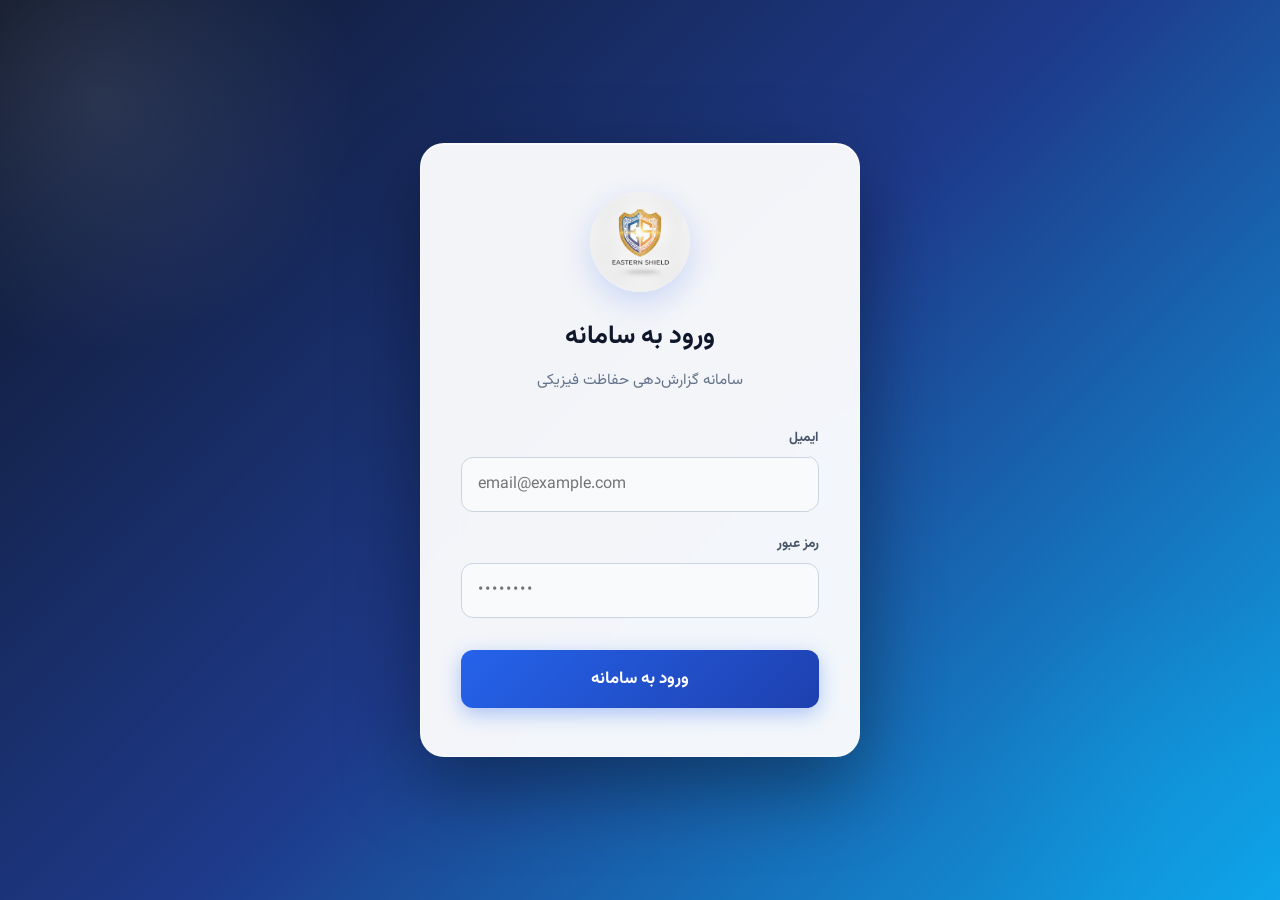
<file: index.html>
<!DOCTYPE html>
<html lang="fa" dir="rtl">
<head>
  <meta charset="UTF-8" />
  <meta name="viewport" content="width=device-width, initial-scale=1.0" />
  <title>سامانه گزارش‌دهی حفاظت فیزیکی</title>
  <link rel="stylesheet" href="css/fonts.css?v=1030" />
  <link rel="stylesheet" href="css/jalalidatepicker.min.css?v=1030" />
  <link rel="stylesheet" href="css/styles.css?v=1030" />
</head>
<body>
  <div class="bg-decoration"></div>

  
  <!-- صفحه ورود -->
  <div id="loginOverlay" class="login-overlay">
    <div class="login-box">
      <div class="login-logo" style="background: transparent; box-shadow: none; width: 100px; height: 100px;">
        <img src="img/app-logo.png" alt="لوگو" style="width: 100%; height: 100%; object-fit: contain; border-radius: 50%; box-shadow: 0 10px 30px rgba(37, 99, 235, 0.2);">
      </div>
      <h1>ورود به سامانه</h1>
      <p>سامانه گزارش‌دهی حفاظت فیزیکی</p>
      <form id="loginForm">
        <div class="field">
          <label for="loginEmail">ایمیل</label>
          <input type="email" id="loginEmail" placeholder="email@example.com" required />
        </div>
        <div class="field">
          <label for="loginPassword">رمز عبور</label>
          <input type="password" id="loginPassword" placeholder="••••••••" required />
        </div>
        <button type="submit" class="btn btn-primary" id="loginBtn">ورود به سامانه</button>
        <p id="loginError" class="login-error"></p>
      </form>
    </div>
  </div>


  <main class="app-container">
    <header class="app-header">
      <div class="header-branding">
        <div class="logo" style="background: transparent; box-shadow: none;">
          <img src="img/app-logo.png" alt="لوگو" style="width: 100%; height: 100%; object-fit: contain; border-radius: 50%;">
        </div>
        <div class="header-text">
          <h1>سامانه گزارش‌دهی حفاظت فیزیکی</h1>
          <p>ثبت گزارش گشت شبانه و موارد نیازمند پیگیری</p>
        </div>
      </div>

      <!-- منوی آواتار کاربر (گوشه بالا سمت چپ) -->
      <div id="userMenuContainer" class="user-menu-container hidden">
        <button type="button" id="userMenuBtn" class="avatar-btn" title="پروفایل کاربر">
          <svg viewBox="0 0 24 24" fill="none" stroke="currentColor" stroke-width="2">
            <path d="M20 21v-2a4 4 0 0 0-4-4H8a4 4 0 0 0-4 4v2"></path>
            <circle cx="12" cy="7" r="4"></circle>
          </svg>
        </button>
        
        <div id="userDropdown" class="user-dropdown hidden">
          <div class="dropdown-header">
            <span id="userEmail">email@example.com</span>
          </div>
          <a href="dashboard.html" id="goToDashboardBtn" class="dropdown-link hidden" style="display: block; padding: 12px 16px; text-decoration: none; color: var(--primary); font-weight: bold; font-size: 0.9rem; border-bottom: 1px solid var(--border);">📊 داشبورد مدیریتی</a>
          <button type="button" id="logoutBtn" class="dropdown-logout" title="خروج از حساب">
            <svg viewBox="0 0 24 24" fill="none" stroke="currentColor" stroke-width="2" style="width:20px;height:20px;"><path d="M18.36 6.64a9 9 0 1 1-12.73 0"></path><line x1="12" y1="2" x2="12" y2="12"></line></svg>
          </button>
        </div>
      </div>
    </header>

    <form id="guardForm" class="report-form" novalidate>

      <section class="form-section" id="typeSelectorSection">
        <div class="section-title">
          <span class="step-badge">۱</span>
          <h2>نوع گزارش</h2>
        </div>
        <div class="type-selector">
          <label class="type-card">
            <input type="radio" name="reportType" value="patrol" />
            <span class="type-card-content"><span class="type-icon">🛡</span><span class="type-title">گشت شبانه</span></span>
          </label>
          <label class="type-card">
            <input type="radio" name="reportType" value="illness" />
            <span class="type-card-content"><span class="type-icon">🏥</span><span class="type-title">گزارش بیماری</span></span>
          </label>
          <label class="type-card">
            <input type="radio" name="reportType" value="fire" />
            <span class="type-card-content"><span class="type-icon">🔥</span><span class="type-title">گزارش حریق</span></span>
          </label>
          <label class="type-card">
            <input type="radio" name="reportType" value="mission" />
            <span class="type-card-content"><span class="type-icon">🚔</span><span class="type-title">مأموریت</span></span>
          </label>
          <label class="type-card">
            <input type="radio" name="reportType" value="gathering" />
            <span class="type-card-content"><span class="type-icon">👥</span><span class="type-title">گزارش تجمع</span></span>
          </label>
          <label class="type-card">
            <input type="radio" name="reportType" value="incident" />
            <span class="type-card-content"><span class="type-icon">🚩</span><span class="type-title">گزارش موردی</span></span>
          </label>
          <label class="type-card">
            <input type="radio" name="reportType" value="theft" />
            <span class="type-card-content"><span class="type-icon">🚨</span><span class="type-title">گزارش سرقت</span></span>
          </label>
          <label class="type-card">
            <input type="radio" name="reportType" value="disciplinary" />
            <span class="type-card-content"><span class="type-icon">🚫</span><span class="type-title">تخلف انضباطی</span></span>
          </label>
          <label class="type-card">
            <input type="radio" name="reportType" value="ceremony" />
            <span class="type-card-content"><span class="type-icon">🎉</span><span class="type-title">مراسمات و برنامه‌ها</span></span>
          </label>
</div>
      </section>

      <section class="form-section hidden" id="commonInfoSection">
        <div class="section-title">
          <span class="step-badge">۲</span>
          <h2>اطلاعات مشترک گزارش</h2>
        </div>
        <div class="field-row">
          <div class="field">
            <label for="reportDate">تاریخ (شمسی)</label>
            <input type="text" id="reportDate" name="reportDate" data-jdp placeholder="۱۴۰۴/۰۸/۱۴" required />
          </div>
          <div class="field">
            <label for="reportTime">ساعت</label>
            <input type="time" id="reportTime" name="reportTime" required />
          </div>
        </div>
        <div class="field">
          <label for="reporterSearch">ثبت‌کننده گزارش</label>
          <div class="search-select">
            <input type="text" id="reporterSearch" class="search-input" placeholder="جستجوی نام ثبت‌کننده..." autocomplete="off" />
            <div id="reporterList" class="personnel-list hidden"></div>
            <input type="hidden" name="reporterId" id="reporterId" />
          </div>
          <div id="selectedReporter" class="selected-chips"></div>
        </div>
      </section>

      <section class="form-section hidden" id="illnessSection">
        <div class="section-title">
          <span class="step-badge">۳</span>
          <h2>اطلاعات گزارش بیماری</h2>
        </div>

        <div class="field-row">
          <div class="field">
            <label for="patientType">نوع بیمار</label>
            <select id="patientType" name="patientType">
              <option value="">— انتخاب کنید —</option>
              <option value="student">دانشجو</option>
              <option value="professor">استاد</option>
              <option value="employee">کارمند</option>
              <option value="other">سایر</option>
            </select>
          </div>
          <div class="field hidden" id="patientOtherReasonField">
            <label for="patientOtherReason">علت حضور در دانشگاه</label>
            <input type="text" id="patientOtherReason" name="patientOtherReason" />
          </div>
        </div>

        <div class="field-row">
          <div class="field">
            <label for="patientName">نام و نام خانوادگی بیمار</label>
            <input type="text" id="patientName" name="patientName" />
          </div>
          <div class="field">
            <label for="patientId">شماره دانشجویی/پرسنلی</label>
            <input type="text" id="patientId" name="patientId" />
          </div>
        </div>

        <div class="field">
          <label for="patientUnit">دانشکده / واحد / خوابگاه</label>
          <input type="text" id="patientUnit" name="patientUnit" />
        </div>

        <div class="field-row">
          <div class="field">
            <label for="illnessLocation">محل دقیق وقوع</label>
            <input type="text" id="illnessLocation" name="illnessLocation" placeholder="مثلاً خوابگاه ۱۲، اتاق ۳۰۵" />
          </div>
          <div class="field">
            <label for="visitReason">علت مراجعه</label>
            <select id="visitReason" name="visitReason">
              <option value="">— انتخاب کنید —</option>
              <option value="cardiac">قلبی</option>
              <option value="respiratory">تنفسی</option>
              <option value="digestive">گوارشی</option>
              <option value="headache">سردرد</option>
              <option value="injury">آسیب دیدگی</option>
              <option value="fever">تب</option>
              <option value="other">سایر</option>
            </select>
          </div>
        </div>

        <div class="field-row">
          <div class="field">
            <label for="companionName">نام همراه</label>
            <input type="text" id="companionName" name="companionName" />
          </div>
          <div class="field">
            <label for="companionId">شماره دانشجویی همراه</label>
            <input type="text" id="companionId" name="companionId" />
          </div>
        </div>

        <div class="field">
          <label for="companionPhone">شماره تماس همراه</label>
          <input type="text" id="companionPhone" name="companionPhone" />
        </div>

        <div class="field">
          <label for="actionType">نوع اقدام</label>
          <select id="actionType" name="actionType">
            <option value="">— انتخاب کنید —</option>
            <option value="clinic">انتقال به درمانگاه</option>
            <option value="hospital">انتقال به بیمارستان</option>
            <option value="onSiteEmergency">درمان در محل توسط اورژانس</option>
            <option value="onSitePersonnel">درمان در محل توسط پرسنل</option>
            <option value="other">سایر</option>
          </select>
        </div>

        <div class="field-row hidden" id="emergencyTimesField">
          <div class="field">
            <label for="emergencyCalledTime">ساعت تماس با اورژانس</label>
            <input type="time" id="emergencyCalledTime" name="emergencyCalledTime" />
          </div>
          <div class="field">
            <label for="emergencyArrivedTime">ساعت رسیدن اورژانس</label>
            <input type="time" id="emergencyArrivedTime" name="emergencyArrivedTime" />
          </div>
        </div>

        <div class="field-row hidden" id="transferFields">
          <div class="field">
            <label for="illnessDestination">مقصد</label>
            <select id="illnessDestination" name="illnessDestination">
              <option value="">— انتخاب کنید —</option>
              <option value="mosleminClinic">درمانگاه مسلمین</option>
              <option value="namaziHospital">بیمارستان نمازی</option>
              <option value="uniClinic">درمانگاه دانشگاه</option>
              <option value="other">سایر</option>
            </select>
          </div>
          <div class="field">
            <label for="transportMethod">نحوه انتقال</label>
            <select id="transportMethod" name="transportMethod">
              <option value="">— انتخاب کنید —</option>
              <option value="emergency">اورژانس</option>
              <option value="personalCar">خودروی شخصی</option>
              <option value="other">سایر</option>
            </select>
          </div>
        </div>

        <div class="field">
          <label for="reportSource">منبع اعلام</label>
          <select id="reportSource" name="reportSource">
            <option value="">— انتخاب کنید —</option>
            <option value="external">از بیرون</option>
            <option value="internal">داخلی</option>
            <option value="self">خود بیمار</option>
          </select>
        </div>

        <div class="field-row">
          <div class="field">
            <label for="returnTime">ساعت بازگشت</label>
            <input type="time" id="returnTime" name="returnTime" />
          </div>
          <div class="field">
            <label for="returnDestination">مقصد بازگشت</label>
            <select id="returnDestination" name="returnDestination">
              <option value="">— انتخاب کنید —</option>
              <option value="university">دانشگاه</option>
              <option value="dorm">خوابگاه</option>
              <option value="home">منزل</option>
              <option value="other">سایر</option>
            </select>
          </div>
        </div>
      </section>


      <section class="form-section hidden" id="incidentSection">
        <div class="section-title">
          <span class="step-badge">۳</span>
          <h2>اطلاعات گزارش موردی</h2>
        </div>

        <div class="field">
          <label for="incidentSubject">موضوع گزارش</label>
          <input type="text" id="incidentSubject" name="incidentSubject" placeholder="مثلاً: درگیری لفظی" />
        </div>

        <div class="field">
          <label for="incidentDesc">شرح واقعه</label>
          <textarea id="incidentDesc" name="incidentDesc" rows="3"></textarea>
        </div>

        <div class="field">
          <label for="incidentActions">اقدامات انجام‌شده</label>
          <textarea id="incidentActions" name="incidentActions" rows="2"></textarea>
        </div>

        <div class="field">
          <label for="incidentAnalysis">تحلیل واقعه (اختیاری)</label>
          <textarea id="incidentAnalysis" name="incidentAnalysis" rows="2" placeholder="در صورت نیاز به تحلیل بیشتر..."></textarea>
        </div>

        <div class="field">
          <label for="incidentFollowUp">نیاز به پیگیری دارد؟</label>
          <select id="incidentFollowUp" name="incidentFollowUp">
            <option value="">— انتخاب کنید —</option>
            <option value="yes">بله</option>
            <option value="no">خیر</option>
          </select>
        </div>
      </section>


      <section class="form-section hidden" id="theftSection">
        <div class="section-title">
          <span class="step-badge">۳</span>
          <h2>اطلاعات گزارش سرقت</h2>
        </div>

        <div class="field-row">
          <div class="field">
            <label for="theftItemType">نوع مال</label>
            <select id="theftItemType" name="theftItemType">
              <option value="">— انتخاب کنید —</option>
              <option value="equipment">تجهیزات</option>
              <option value="money">پول</option>
              <option value="personal">وسایل شخصی</option>
              <option value="other">سایر</option>
            </select>
          </div>
          <div class="field">
            <label for="theftAssetNo">شماره اموال دانشگاه (اختیاری)</label>
            <input type="text" id="theftAssetNo" name="theftAssetNo" />
          </div>
        </div>

        <div class="field">
          <label for="theftItemDesc">شرح مال</label>
          <input type="text" id="theftItemDesc" name="theftItemDesc" />
        </div>

        <div class="field-row">
          <div class="field">
            <label for="theftValue">تخمین ارزش اموال مسروقه</label>
            <input type="text" id="theftValue" name="theftValue" inputmode="numeric" oninput="this.value = this.value.replace(/[^0-9]/g, '')" placeholder="مثلاً ۵۰۰۰۰۰۰ (ریال)" />
          </div>
          <div class="field">
            <label for="theftLocation">محل دقیق سرقت</label>
            <input type="text" id="theftLocation" name="theftLocation" placeholder="مثلاً ساختمان شماره ۲، طبقه ۳" />
          </div>
        </div>

        <div class="field-row">
          <div class="field">
            <label for="theftDiscoverTime">زمان کشف</label>
            <input type="time" id="theftDiscoverTime" name="theftDiscoverTime" />
          </div>
          <div class="field">
            <label for="theftProbableTime">زمان وقوع احتمالی</label>
            <input type="time" id="theftProbableTime" name="theftProbableTime" />
          </div>
        </div>

        <div class="field-row">
          <div class="field">
            <label for="theftVictimName">نام مالباخته</label>
            <input type="text" id="theftVictimName" name="theftVictimName" />
          </div>
          <div class="field">
            <label for="theftVictimPhone">شماره تماس مالباخته</label>
            <input type="text" id="theftVictimPhone" name="theftVictimPhone" />
          </div>
        </div>

        <div class="field">
          <label for="theftDoorStatus">وضعیت قفل/درب</label>
          <select id="theftDoorStatus" name="theftDoorStatus">
            <option value="">— انتخاب کنید —</option>
            <option value="intact">سالم</option>
            <option value="broken">شکسته</option>
            <option value="open">باز</option>
          </select>
        </div>

        <div class="field">
          <label for="theftEvidence">شواهد اولیه</label>
          <textarea id="theftEvidence" name="theftEvidence" rows="2"></textarea>
        </div>

        <div class="field-row">
          <div class="field">
            <label for="theftActions">اقدامات انجام‌شده</label>
            <select id="theftActions" name="theftActions">
              <option value="">— انتخاب کنید —</option>
              <option value="police">تماس با پلیس</option>
              <option value="security">تماس با حراست</option>
              <option value="cctv">بررسی دوربین</option>
              <option value="other">سایر</option>
            </select>
          </div>
          <div class="field">
            <label for="theftPoliceCase">شماره پرونده پلیس (اختیاری)</label>
            <input type="text" id="theftPoliceCase" name="theftPoliceCase" />
          </div>
        </div>

        <div class="field">
          <label for="theftFollowUp">نیاز به پیگیری دارد؟</label>
          <select id="theftFollowUp" name="theftFollowUp">
            <option value="">— انتخاب کنید —</option>
            <option value="yes">بله</option>
            <option value="no">خیر</option>
          </select>
        </div>
      </section>


      <section class="form-section hidden" id="discSection">
        <div class="section-title">
          <span class="step-badge">۳</span>
          <h2>اطلاعات تخلف انضباطی</h2>
        </div>

        <div class="field-row">
          <div class="field">
            <label for="discDate">تاریخ وقوع (شمسی)</label>
            <input type="text" id="discDate" name="discDate" data-jdp placeholder="۱۴۰۴/۰۸/۱۴" />
          </div>
          <div class="field">
            <label for="discTime">ساعت وقوع</label>
            <input type="time" id="discTime" name="discTime" />
          </div>
        </div>

        <div class="field-row">
          <div class="field">
            <label for="discType">نوع تخلف</label>
            <select id="discType" name="discType">
              <option value="">— انتخاب کنید —</option>
              <option value="student">تخلفات دانشجویی</option>
              <option value="employee">تخلفات اداری</option>
            </select>
          </div>
          <div class="field">
            <label for="discName">نام متخلف</label>
            <input type="text" id="discName" name="discName" />
          </div>
        </div>

        <div class="field-row">
          <div class="field">
            <label for="discId">شماره دانشجویی/پرسنلی</label>
            <input type="text" id="discId" name="discId" />
          </div>
          <div class="field">
            <label for="discUnit">واحد/دانشکده/خوابگاه</label>
            <input type="text" id="discUnit" name="discUnit" />
          </div>
        </div>

        <div class="field">
          <label for="discLocation">محل وقوع</label>
          <input type="text" id="discLocation" name="discLocation" />
        </div>

        <div class="field">
          <label for="discDesc">شرح تخلف</label>
          <textarea id="discDesc" name="discDesc" rows="3"></textarea>
        </div>

        <div class="field">
          <label for="discWitness">شاهدان (نام و شماره)</label>
          <textarea id="discWitness" name="discWitness" rows="2"></textarea>
        </div>

        <div class="field">
          <label for="discActions">اقدامات اولیه</label>
          <textarea id="discActions" name="discActions" rows="2"></textarea>
        </div>

        <div class="field-row">
          <div class="field">
            <label for="discRef">ارجاع به مرجع</label>
            <select id="discRef" name="discRef">
              <option value="">— انتخاب کنید —</option>
              <option value="committee">کمیته انضباطی</option>
              <option value="security">حراست</option>
              <option value="education">آموزش</option>
              <option value="other">سایر</option>
            </select>
          </div>
          <div class="field">
            <label for="discCaseNo">شماره پرونده (اختیاری)</label>
            <input type="text" id="discCaseNo" name="discCaseNo" />
          </div>
        </div>

        <div class="field">
          <label for="discFollowUp">نیاز به پیگیری دارد؟</label>
          <select id="discFollowUp" name="discFollowUp">
            <option value="">— انتخاب کنید —</option>
            <option value="yes">بله</option>
            <option value="no">خیر</option>
          </select>
        </div>
      </section>

      <section class="form-section hidden" id="ceremonySection">
        <div class="section-title">
          <span class="step-badge">۳</span>
          <h2>اطلاعات مراسمات و برنامه‌ها</h2>
        </div>

        <div class="field-row">
          <div class="field">
            <label for="cerName">نام برنامه/مراسم</label>
            <input type="text" id="cerName" name="cerName" />
          </div>
          <div class="field">
            <label for="cerOrganizer">برگزارکننده</label>
            <input type="text" id="cerOrganizer" name="cerOrganizer" />
          </div>
        </div>

        <div class="field-row">
          <div class="field">
            <label for="cerDate">تاریخ برگزاری (شمسی)</label>
            <input type="text" id="cerDate" name="cerDate" data-jdp placeholder="۱۴۰۴/۰۸/۱۴" />
          </div>
          <div class="field">
            <label for="cerLocation">مکان برگزاری</label>
            <input type="text" id="cerLocation" name="cerLocation" />
          </div>
        </div>

        <div class="field-row">
          <div class="field">
            <label for="cerStartTime">ساعت شروع</label>
            <input type="time" id="cerStartTime" name="cerStartTime" />
          </div>
          <div class="field">
            <label for="cerEndTime">ساعت پایان</label>
            <input type="time" id="cerEndTime" name="cerEndTime" />
          </div>
        </div>

        <div class="staff-section">
          <div class="staff-header">
            <h3>لیست نیروهای حاضر در برنامه</h3>
            <button type="button" class="btn btn-ghost" id="addStaffBtn">➕ افزودن نیرو</button>
          </div>
          <div id="staffContainer">
            <!-- ردیف‌ها توسط JS اضافه می‌شوند -->
          </div>
        </div>
      </section>

      <template id="staffRowTemplate">
        <div class="staff-row">
          <div class="field">
            <input type="text" class="staff-search" placeholder="جستجوی نام..." autocomplete="off" />
          </div>
          <div class="field">
            <select class="staff-role">
              <option value="">انتخاب سمت...</option>
              <option value="مسئول حفاظت فیزیکی">مسئول حفاظت فیزیکی</option>
              <option value="نیروی حفاظت فیزیکی">نیروی حفاظت فیزیکی</option>
              <option value="بازرسی بدنی">بازرسی بدنی</option>
              <option value="راننده">راننده</option>
            </select>
          </div>
          <div class="field">
            <input type="text" class="staff-hours" inputmode="numeric" oninput="this.value = this.value.replace(/[^0-9.]/g, '')" placeholder="ساعت حضور" />
          </div>
          <input type="hidden" class="staff-national-id" />
          <div class="field">
            <input type="text" class="staff-shaba" placeholder="شماره شبا" style="text-align: left; direction: ltr;" />
          </div>
          <button type="button" class="btn-remove-staff" title="حذف">×</button>
        </div>
      </template>
      
      <datalist id="personnelDatalist">
      </datalist>


      <section class="form-section hidden" id="fireSection">
        <div class="section-title"><span class="step-badge">۳</span><h2>اطلاعات گزارش حریق</h2></div>
        <div class="field-row">
          <div class="field"><label for="fireDate">تاریخ وقوع حریق</label><input type="text" id="fireDate" data-jdp placeholder="۱۴۰۴/۰۸/۱۴" /></div>
          <div class="field"><label for="fireTime">ساعت وقوع حریق</label><input type="time" id="fireTime" /></div>
        </div>
        
        <div class="field">
          <label for="fireLocation">محل وقوع حریق</label>
          <input type="text" id="fireLocation" placeholder="مثلاً: ساختمان شماره ۲، طبقه ۳" />
        </div>

        <div class="field-row">
          <div class="field">
            <label for="fireCause">علت احتمالی</label>
            <select id="fireCause">
              <option value="">— انتخاب کنید —</option>
              <option value="electrical">اتصال برق</option>
              <option value="negligence">سهل‌انگاری</option>
              <option value="arson">عمدی</option>
              <option value="other">سایر</option>
            </select>
          </div>
          <div class="field">
            <label for="fireCauseOther">توضیحات علت احتمالی</label>
            <input type="text" id="fireCauseOther" placeholder="در صورت نیاز..." />
          </div>
        </div>

        <div class="field">
          <label for="fireDeptCalled">آیا با آتش‌نشانی تماس گرفته شد؟</label>
          <select id="fireDeptCalled"><option value="">— انتخاب —</option><option value="yes">بله</option><option value="no">خیر</option></select>
        </div>
        
        <div class="field-row hidden" id="fireDeptTimeField">
          <div class="field">
            <label for="fireDeptCallTime">ساعت تماس با آتش‌نشانی</label>
            <input type="time" id="fireDeptCallTime" />
          </div>
          <div class="field">
            <label for="fireDeptArriveTime">ساعت رسیدن آتش‌نشانی</label>
            <input type="time" id="fireDeptArriveTime" />
          </div>
        </div>
        <div class="field">
          <label for="fireDamageLevel">میزان خسارت</label>
          <select id="fireDamageLevel"><option value="">— انتخاب —</option><option value="none">بدون آسیب</option><option value="minor">جزئی</option><option value="moderate">متوسط</option><option value="severe">سنگین</option></select>
        </div>
        <div class="field-row">
          <div class="field">
            <label for="fireCasualties">آیا خسارت جانی داشته است؟</label>
            <select id="fireCasualties"><option value="">— انتخاب —</option><option value="yes">بله</option><option value="no">خیر</option></select>
          </div>
          <div class="field">
            <label for="fireFinancialDamage">آیا خسارت مالی داشته است؟</label>
            <select id="fireFinancialDamage"><option value="">— انتخاب —</option><option value="yes">بله</option><option value="no">خیر</option></select>
          </div>
        </div>
        
        <div class="field hidden" id="fireCasualtyDetailsField">
          <label for="fireCasualtyDetails">نام و نوع صدمه (خسارت جانی)</label>
          <textarea id="fireCasualtyDetails" rows="2" placeholder="مثلاً: علی رضایی - سوختگی"></textarea>
        </div>
        
        <div class="field hidden" id="fireDamageDetailsField">
          <label for="fireDamageDetails">جزئیات خسارت مالی</label>
          <textarea id="fireDamageDetails" rows="2"></textarea>
        </div>
        <div class="field">
          <label for="fireInitialActions">اقدامات اولیه</label>
          <textarea id="fireInitialActions" rows="2"></textarea>
        </div>
        <div class="field">
          <label for="fireStaffSearch">نیروهای حاضر در اطفاء حریق</label>
          <div class="search-select">
            <input type="text" id="fireStaffSearch" class="search-input" placeholder="جستجوی نام پرسنل..." autocomplete="off" />
            <div id="fireStaffList" class="personnel-list hidden"></div>
            <input type="hidden" name="fireStaffIds" id="fireStaffIds" />
          </div>
          <div id="selectedFireStaff" class="selected-chips"></div>
        </div>
      </section>

      <section class="form-section hidden" id="missionSection">
        <div class="section-title"><span class="step-badge">۳</span><h2>اطلاعات مأموریت</h2></div>
        
        <div class="field" style="background: #eff6ff; padding: 12px; border-radius: 8px; border: 1px solid #bfdbfe; margin-bottom: 20px;">
          <label for="missionCategory" style="color: #1e40af; font-weight: bold;">نوع مأموریت (کارمند)</label>
          <select id="missionCategory" style="border-color: #93c5fd; background: #fff;">
            <option value="">— انتخاب کنید —</option>
            <option value="official">رسمی، پیمانی و قراردادی (فرم ع-۱۱۹)</option>
            <option value="corporate">شرکتی (طرف قرارداد)</option>
          </select>
        </div>

        <!-- فیلدهای مشترک -->
        <div id="missionSharedFields" class="hidden">
          <div class="field-row">
            <div class="field">
              <label for="missionPersonnel">نام و نام خانوادگی</label>
              <div class="search-select">
                <input type="text" id="missionPersonnel" class="search-input" placeholder="جستجوی نام..." autocomplete="off" />
                <div id="missionPersonnelList" class="personnel-list hidden"></div>
                <input type="hidden" id="missionPersonnelId" />
              </div>
              <div id="selectedMissionPersonnel" class="selected-chips"></div>
            </div>
            <div class="field">
              <label for="missionPost">عنوان پست سازمانی</label>
              <input type="text" id="missionPost" value="حفاظت فیزیکی" />
            </div>
          </div>

          <div class="field-row">
            <div class="field">
              <label for="missionLocation">محل مأموریت</label>
              <input type="text" id="missionLocation" placeholder="مثلاً استان کرمانشاه" />
            </div>
            <div class="field">
              <label for="missionSubject">موضوع مأموریت</label>
              <input type="text" id="missionSubject" placeholder="مثلاً همراهی با دانشجویان" />
            </div>
          </div>

          <div class="field-row">
            <div class="field">
              <label for="missionStartDate">تاریخ شروع (شمسی)</label>
              <input type="text" id="missionStartDate" data-jdp placeholder="۱۴۰۴/۰۸/۱۴" />
            </div>
            <div class="field">
              <label for="missionEndDate">تاریخ پایان (شمسی)</label>
              <input type="text" id="missionEndDate" data-jdp placeholder="۱۴۰۴/۰۸/۱۴" />
            </div>
          </div>

          <div class="field-row">
            <div class="field">
              <label for="missionDuration">مدت مأموریت (خودکار)</label>
              <input type="text" id="missionDuration" readonly style="background: #e2e8f0;" placeholder="محاسبه خودکار..." />
            </div>
            <div class="field">
              <label for="missionNumber">شماره مأموریت</label>
              <input type="text" id="missionNumber" />
            </div>
          </div>
          
          <div class="field">
            <label for="missionIssueDate">تاریخ صدور</label>
            <input type="text" id="missionIssueDate" data-jdp placeholder="۱۴۰۴/۰۸/۱۴" />
          </div>
        </div>

        <!-- فیلدهای اختصاصی رسمی -->
        <div id="missionOfficialFields" class="hidden" style="border-top: 2px dashed #cbd5e1; padding-top: 20px; margin-top: 20px;">
          <h3 style="margin-bottom: 15px; color: #1e40af; font-size: 1rem;">اطلاعات تکمیلی (فرم رسمی)</h3>
          
          <div class="field-row">
            <div class="field">
              <label for="missionTypeOfficial">نوع مأموریت</label>
              <select id="missionTypeOfficial">
                <option value="individual">انفرادی</option>
                <option value="group">گروهی</option>
              </select>
            </div>
            <div class="field">
              <label for="missionAccommodation">محل اقامت</label>
              <select id="missionAccommodation">
                <option value="provided">تامین شده است</option>
                <option value="not_provided">تامین نشده است</option>
              </select>
            </div>
          </div>

          <div class="field hidden" id="missionGroupStaffField">
            <label for="missionGroupStaffSearch">نیروهای اعزامی (گروهی)</label>
            <div class="search-select">
              <input type="text" id="missionGroupStaffSearch" class="search-input" placeholder="جستجوی نام پرسنل..." autocomplete="off" />
              <div id="missionGroupStaffList" class="personnel-list hidden"></div>
              <input type="hidden" id="missionGroupStaffIds" />
            </div>
            <div id="selectedMissionGroupStaff" class="selected-chips"></div>
          </div>

          <div class="field">
            <label for="missionVehicle">نوع وسیله رفت و برگشت</label>
            <select id="missionVehicle">
              <option value="gov_car_driver">وسیله نقلیه دولتی (با راننده)</option>
              <option value="gov_car_no_driver">وسیله نقلیه دولتی (بدون راننده)</option>
              <option value="personal_car">وسیله نقلیه شخصی</option>
              <option value="plane">هواپیما</option>
              <option value="train">قطار</option>
              <option value="other">سایر</option>
            </select>
          </div>

          <div class="field">
            <label for="missionEquipment">وسائل و تجهیزات مورد نیاز</label>
            <input type="text" id="missionEquipment" placeholder="مثلاً بی‌سیم، جلیقه..." />
          </div>
        </div>

        <!-- فیلدهای اختصاصی شرکتی -->
        <div id="missionCorporateFields" class="hidden" style="border-top: 2px dashed #cbd5e1; padding-top: 20px; margin-top: 20px;">
          <h3 style="margin-bottom: 15px; color: #1e40af; font-size: 1rem;">اطلاعات تکمیلی (فرم شرکتی)</h3>
          
          <div class="field-row">
            <div class="field">
              <label for="missionCompanyName">نام شرکت طرف قرارداد</label>
              <input type="text" id="missionCompanyName" value="شرکت نیل آب فسا" />
            </div>
            <div class="field">
              <label for="missionRequestType">نوع درخواست</label>
              <select id="missionRequestType">
                <option value="issue">صدور حکم مأموریت</option>
                <option value="extend">تمدید مأموریت</option>
              </select>
            </div>
          </div>
        </div>

        <div class="form-actions" style="margin-top: 20px;">
          <button type="button" class="btn btn-primary" id="exportMissionWordBtn" style="background: #0f172a;">📄 دانلود فایل Word مأموریت</button>
        </div>
      </section>

      <section class="form-section hidden" id="gatheringSection">
        <div class="section-title"><span class="step-badge">۳</span><h2>اطلاعات گزارش تجمع</h2></div>
        
        <div class="field-row">
          <div class="field">
            <label for="gatheringDate">تاریخ تجمع (شمسی)</label>
            <input type="text" id="gatheringDate" data-jdp placeholder="۱۴۰۴/۰۸/۱۴" />
          </div>
          <div class="field">
            <label for="gatheringStartTime">ساعت شروع تجمع</label>
            <input type="time" id="gatheringStartTime" />
          </div>
        </div>

        <div class="field-row">
          <div class="field">
            <label for="gatheringEndTime">ساعت پایان تجمع</label>
            <input type="time" id="gatheringEndTime" />
          </div>
          <div class="field">
            <label for="gatheringPeopleCount">تعداد تقریبی افراد</label>
            <input type="text" id="gatheringPeopleCount" inputmode="numeric" oninput="this.value = this.value.replace(/[^0-9]/g, '')" placeholder="مثلاً 50" />
          </div>
        </div>

        <div class="field-row">
          <div class="field">
            <label for="gatheringReason">علت تجمع</label>
            <select id="gatheringReason">
              <option value="">— انتخاب کنید —</option>
              <option value="guild">صنفی</option>
              <option value="political">سیاسی</option>
              <option value="cultural">فرهنگی و اجتماعی</option>
              <option value="other">سایر</option>
            </select>
          </div>
          <div class="field">
            <label for="gatheringSubject">موضوع تجمع</label>
            <input type="text" id="gatheringSubject" placeholder="موضوع اصلی تجمع..." />
          </div>
        </div>

        <div class="field-row">
          <div class="field">
            <label for="gatheringSpeaker">سخنران / رهبر تجمع (اختیاری)</label>
            <input type="text" id="gatheringSpeaker" placeholder="نام سخنران..." />
          </div>
          <div class="field">
            <label for="gatheringOrganizers">برگزارکنندگان تجمع</label>
            <input type="text" id="gatheringOrganizers" placeholder="نام برگزارکنندگان..." />
          </div>
        </div>

        <div class="field">
          <label for="gatheringLocation">محل دقیق تجمع</label>
          <input type="text" id="gatheringLocation" placeholder="مثلاً: محوطه دانشکده مهندسی" />
        </div>

        <div class="field">
          <label for="gatheringTension">آیا تنش یا درگیری رخ داده است؟</label>
          <select id="gatheringTension">
            <option value="">— انتخاب کنید —</option>
            <option value="yes">بله</option>
            <option value="no">خیر</option>
          </select>
        </div>

        <div class="field hidden" id="gatheringTensionDetailsField">
          <label for="gatheringTensionDetails">توضیحات تنش / درگیری</label>
          <textarea id="gatheringTensionDetails" rows="2" placeholder="شرح مختصر درگیری..."></textarea>
        </div>

        <div class="field">
          <label for="gatheringActions">اقدامات حفاظتی انجام‌شده</label>
          <textarea id="gatheringActions" rows="2" placeholder="اقدامات پرسنل حفاظت فیزیکی..."></textarea>
        </div>
      
        <div class="staff-section" style="margin-top: 25px; border-top: 2px dashed #cbd5e1; padding-top: 20px;">
          <div class="staff-header">
            <h3>لیست نیروهای حفاظت فیزیکی حاضر (اختیاری)</h3>
            <button type="button" class="btn btn-ghost" id="addGatherStaffBtn">➕ افزودن نیرو</button>
          </div>
          <div id="gatherStaffContainer">
            <!-- ردیف‌ها توسط JS اضافه می‌شوند -->
          </div>
        </div>
      </section>
      <section class="form-section" id="locationSection">
        <div class="section-title">
          <span class="step-badge">۴</span>
          <h2>محل بازدید و پست حفاظتی</h2>
        </div>

        <div class="field">
          <label for="location">دانشکده / واحد</label>
          <select id="location" name="location" required>
            <option value="">— انتخاب کنید —</option>
          </select>
        </div>

        <div class="field">
          <label for="post">نوع پست حفاظتی</label>
          <select id="post" name="post" required disabled>
            <option value="">ابتدا محل را انتخاب کنید</option>
          </select>
        </div>
      </section>

      <section class="form-section" id="personnelSection">
        <div class="section-title">
          <span class="step-badge">۵</span>
          <h2>پرسنل و زمان</h2>
        </div>

        <div class="field">
          <label for="personnelSearch">پرسنل حاضر در پست (چند نفر)</label>
          <div class="search-select">
            <input type="text" id="personnelSearch" class="search-input" placeholder="جستجوی نام پرسنل..." autocomplete="off" />
            <div id="personnelList" class="personnel-list hidden"></div>
            <input type="hidden" name="personnelIds" id="personnelIds" />
          </div>
          <div id="selectedChips" class="selected-chips"></div>
        </div>

        <div class="field">
          <label for="status">وضعیت کلی پست</label>
          <select id="status" name="status" required>
            <option value="">— انتخاب کنید —</option>
            <option value="normal">عادی</option>
            <option value="needs_attention">نیازمند توجه</option>
            <option value="issue">مشکل‌دار</option>
          </select>
        </div>
      </section>


      <section class="form-section hidden" id="detailsSection">
        <div class="section-title">
          <span class="step-badge">۶</span>
          <h2>توضیحات و پیوست</h2>
        </div>

        <div class="field">
          <label for="notes">شرح مشاهدات / اقدامات</label>
          <textarea id="notes" name="notes" rows="4" placeholder="در صورت نیاز توضیحات خود را وارد کنید..."></textarea>
        </div>

        <div class="field" id="photoField">
          <label for="photo">پیوست عکس (اختیاری)</label>
          <div class="photo-uploader" id="photoUploader">
            <input type="file" id="photo" name="photo" accept="image/*" hidden />
            <div class="photo-placeholder" id="photoPlaceholder">
              <span>📷</span>
              <p>برای افزودن عکس کلیک کنید</p>
            </div>
            <img id="photoPreview" class="photo-preview" alt="" hidden />
          </div>
        </div>
      </section>

      <div class="form-actions hidden" id="formActions">
        <button type="submit" class="btn btn-primary">
          <span>ثبت گزارش</span>
        </button>
        <button type="button" class="btn btn-secondary" id="resetBtn">پاک‌سازی فرم</button>
        <button type="button" class="btn btn-ghost" id="backToCardsBtn" style="border: 1.5px solid #cbd5e1;">🔙 بازگشت به کارت‌ها</button>
      </div>

      <template id="gatheringStaffRowTemplate">
        <div class="gather-staff-row">
          <div class="field">
            <input type="text" class="gather-staff-search" placeholder="جستجوی نام..." autocomplete="off" />
          </div>
          <div class="field">
            <input type="text" class="gather-staff-national-id" readonly style="background: #e2e8f0;" placeholder="کد ملی" />
          </div>
          <div class="field">
            <input type="text" class="gather-staff-hours" inputmode="numeric" placeholder="ساعت حضور" oninput="this.value = this.value.replace(/[^0-9.]/g, '')" />
          </div>
          <button type="button" class="btn-remove-gather-staff" title="حذف">×</button>
        </div>
      </template>
    </form>


    <section class="recent-section">
      <div class="recent-header">
        <h2>گزارش‌های اخیر (ذخیره‌شده محلی)</h2>
        <div class="recent-actions">
          <button id="exportBtn" class="btn btn-ghost">📊 خروجی اکسل</button>
          <button id="clearBtn" class="btn btn-ghost btn-danger">🗑 پاک‌سازی</button>
        </div>
      </div>
      <div id="recentList" class="recent-list">
        <p class="empty-state">هنوز گزارشی ثبت نشده است.</p>
      </div>
    </section>
  </main>

  <div id="toast" class="toast"></div>

  <script src="js/jalalidatepicker.min.js?v=1030"></script>
  <script src="js/xlsx.full.min.js?v=1030"></script>
  <script src="js/data.js?v=1030"></script>
  
  <script src="js/supabase.min.js?v=1030"></script>
  <script src="js/supabase-client.js?v=1030"></script>
  <script src="js/app.js?v=1030"></script>
</body>
</html>
</file>
<file: css/fonts.css>
/* فونت وزیرمتن — نسخه محلی (بدون نیاز به CDN) */

@font-face {
  font-family: "Vazirmatn";
  font-style: normal;
  font-weight: 400;
  font-display: swap;
  src: url("../fonts/Vazirmatn-Regular.woff2") format("woff2");
}

@font-face {
  font-family: "Vazirmatn";
  font-style: normal;
  font-weight: 500;
  font-display: swap;
  src: url("../fonts/Vazirmatn-Medium.woff2") format("woff2");
}

@font-face {
  font-family: "Vazirmatn";
  font-style: normal;
  font-weight: 600;
  font-display: swap;
  src: url("../fonts/Vazirmatn-SemiBold.woff2") format("woff2");
}

@font-face {
  font-family: "Vazirmatn";
  font-style: normal;
  font-weight: 700;
  font-display: swap;
  src: url("../fonts/Vazirmatn-Bold.woff2") format("woff2");
}
</file>
<file: css/styles.css>
:root {
  --primary: #2563eb;
  --primary-dark: #1e40af;
  --primary-light: #60a5fa;
  --accent: #0ea5e9;
  --success: #10b981;
  --warning: #f59e0b;
  --danger: #ef4444;
  --bg: #f1f5f9;
  --surface: #ffffff;
  --text: #0f172a;
  --text-muted: #64748b;
  --border: #e2e8f0;
  --radius: 16px;
  --radius-sm: 10px;
  --shadow-sm: 0 1px 3px rgba(15, 23, 42, 0.06);
  --shadow-md: 0 4px 20px rgba(15, 23, 42, 0.08);
  --shadow-lg: 0 20px 50px rgba(15, 23, 42, 0.12);
  --font: Vazirmatn, Segoe UI, Tahoma, sans-serif;
}

* {
  box-sizing: border-box;
  margin: 0;
  padding: 0;
}

html {
  scroll-behavior: smooth;
}

body {
  font-family: var(--font);
  background: var(--bg);
  color: var(--text);
  min-height: 100vh;
  line-height: 1.7;
  position: relative;
  overflow-x: hidden;
}


.bg-decoration {
  position: fixed;
  inset: 0;
  z-index: -1;
  background:
    radial-gradient(circle at 10% 10%, rgba(37, 99, 235, 0.15), transparent 40%),
    radial-gradient(circle at 90% 20%, rgba(14, 165, 233, 0.12), transparent 45%),
    radial-gradient(circle at 50% 90%, rgba(16, 185, 129, 0.10), transparent 45%),
    var(--bg);
}

.app-container {
  max-width: 860px;
  margin: 0 auto;
  padding: 32px 20px 80px;
}

.app-header {
  display: flex;
  align-items: center;
  gap: 18px;
  padding: 28px 30px;
  background: linear-gradient(135deg, var(--primary), var(--primary-dark));
  color: #fff;
  border-radius: var(--radius);
  box-shadow: var(--shadow-lg);
  margin-bottom: 28px;
  position: relative;
  overflow: visible;
}

.app-header::after {
  content: "";
  position: absolute;
  top: -50%;
  left: -20%;
  width: 300px;
  height: 300px;
  background: radial-gradient(circle, rgba(255,255,255,0.18), transparent 70%);
  border-radius: 50%;
}

.logo {
  width: 56px;
  height: 56px;
  flex-shrink: 0;
  display: grid;
  place-items: center;
  background: rgba(255, 255, 255, 0.18);
  border-radius: 14px;
  backdrop-filter: blur(10px);
}

.logo svg {
  width: 30px;
  height: 30px;
  color: #fff;
}

.header-text h1 {
  font-size: 1.35rem;
  font-weight: 700;
  margin-bottom: 4px;
}

.header-text p {
  font-size: 0.9rem;
  opacity: 0.85;
}

.report-form {
  display: flex;
  flex-direction: column;
  gap: 22px;
}

.form-section {
  background: rgba(255, 255, 255, 0.75) !important;
  backdrop-filter: blur(16px) !important;
  -webkit-backdrop-filter: blur(16px) !important;
  border: 1px solid rgba(255, 255, 255, 0.6) !important;
  border-radius: var(--radius);
  padding: 26px 28px;
  box-shadow: var(--shadow-md);
  border: 1px solid var(--border);
  transition: box-shadow 0.25s ease;
}

.form-section:hover {
  box-shadow: var(--shadow-lg);
}

.section-title {
  display: flex;
  align-items: center;
  gap: 12px;
  margin-bottom: 20px;
  padding-bottom: 14px;
  border-bottom: 1px solid var(--border);
}

.step-badge {
  width: 32px;
  height: 32px;
  border-radius: 50%;
  background: linear-gradient(135deg, var(--primary), var(--accent));
  color: #fff;
  font-weight: 700;
  font-size: 0.95rem;
  display: grid;
  place-items: center;
  box-shadow: 0 4px 12px rgba(37, 99, 235, 0.35);
}

.section-title h2 {
  font-size: 1.1rem;
  font-weight: 700;
  color: var(--text);
}

.type-selector {
  display: grid;
  grid-template-columns: repeat(3, 1fr);
  gap: 14px;
}

.type-card {
  cursor: pointer;
  position: relative;
}

.type-card input {
  position: absolute;
  opacity: 0;
  pointer-events: none; z-index: 0;
}

.type-card-content {
  display: flex;
  flex-direction: column;
  align-items: center;
  justify-content: center;
  gap: 8px;
  padding: 20px 12px;
  border: 2px solid var(--border);
  border-radius: var(--radius-sm);
  background: #f8fafc;
  transition: all 0.25s ease;
}

.type-card:hover .type-card-content {
  border-color: var(--primary-light);
  background: #eff6ff;
  transform: translateY(-2px);
}

.type-card input:checked + .type-card-content {
  border-color: var(--primary);
  background: linear-gradient(135deg, #eff6ff, #dbeafe);
  box-shadow: 0 6px 18px rgba(37, 99, 235, 0.22);
}

.type-icon {
  font-size: 1.8rem;
}

.type-title {
  font-weight: 600;
  font-size: 0.92rem;
  color: var(--text);
}

.field {
  margin-bottom: 18px;
}

.field:last-child {
  margin-bottom: 0;
}

.field label {
  display: block;
  font-weight: 600;
  font-size: 0.88rem;
  color: var(--text-muted);
  margin-bottom: 8px;
}

.field-row {
  display: grid;
  grid-template-columns: 1fr 1fr;
  gap: 16px;
}

input[type="text"],
input[type="time"],
select,
textarea {
  width: 100%;
  padding: 12px 16px;
  font-family: var(--font);
  font-size: 0.95rem;
  color: var(--text);
  background: #f8fafc;
  border: 1.5px solid var(--border);
  border-radius: var(--radius-sm);
  transition: all 0.2s ease;
  outline: none;
}

input[type="text"]:focus,
input[type="time"]:focus,
select:focus,
textarea:focus {
  border-color: var(--primary);
  background: #fff;
  box-shadow: 0 0 0 4px rgba(37, 99, 235, 0.12);
}

select:disabled {
  opacity: 0.6;
  cursor: not-allowed;
}

textarea {
  resize: vertical;
  min-height: 100px;
}

.search-select {
  position: relative;
}

.search-input {
  margin-bottom: 8px;
}

.search-results {
  width: 100%;
  border: 1.5px solid var(--border);
  border-radius: var(--radius-sm);
  background: #f8fafc;
  overflow: hidden;
  padding: 4px;
  font-size: 0.9rem;
}

.search-results option {
  padding: 8px 12px;
  border-radius: 6px;
  cursor: pointer;
}

.search-results option:checked {
  background: linear-gradient(135deg, var(--primary), var(--accent));
  color: #fff;
}

.selected-personnel {
  margin-top: 8px;
  font-size: 0.85rem;
  color: var(--success);
  font-weight: 600;
  min-height: 1.2em;
}

.photo-uploader {
  cursor: pointer;
  border: 2px dashed var(--border);
  border-radius: var(--radius-sm);
  transition: all 0.25s ease;
  overflow: hidden;
  background: #f8fafc;
}

.photo-uploader:hover {
  border-color: var(--primary);
  background: #eff6ff;
}

.photo-placeholder {
  padding: 32px;
  text-align: center;
  color: var(--text-muted);
}

.photo-placeholder span {
  font-size: 2rem;
  display: block;
  margin-bottom: 8px;
}

.photo-placeholder p {
  font-size: 0.88rem;
}

.photo-preview {
  width: 100%;
  max-height: 280px;
  object-fit: cover;
  display: block;
}

.form-actions {
  display: flex;
  gap: 14px;
  margin-top: 4px;
}

.btn {
  font-family: var(--font);
  font-size: 0.95rem;
  font-weight: 700;
  padding: 14px 28px;
  border-radius: var(--radius-sm);
  border: none;
  cursor: pointer;
  transition: all 0.25s ease;
  display: inline-flex;
  align-items: center;
  justify-content: center;
  gap: 8px;
}

.btn-primary {
  flex: 1;
  background: linear-gradient(135deg, var(--primary), var(--primary-dark));
  color: #fff;
  box-shadow: 0 6px 20px rgba(37, 99, 235, 0.35);
}

.btn-primary:hover {
  transform: translateY(-2px);
  box-shadow: 0 10px 28px rgba(37, 99, 235, 0.45);
}

.btn-primary:active {
  transform: translateY(0);
}

.btn-secondary {
  background: #e2e8f0;
  color: var(--text);
}

.btn-secondary:hover {
  background: #cbd5e1;
}

.btn-ghost {
  background: transparent;
  color: var(--text-muted);
  border: 1.5px solid var(--border);
  padding: 8px 16px;
  font-size: 0.85rem;
}

.btn-ghost:hover {
  border-color: var(--primary);
  color: var(--primary);
}

.btn-danger:hover {
  border-color: var(--danger);
  color: var(--danger);
}

.recent-section {
  margin-top: 32px;
  background: var(--surface);
  border-radius: var(--radius);
  padding: 26px 28px;
  box-shadow: var(--shadow-md);
  border: 1px solid var(--border);
}

.recent-header {
  display: flex;
  justify-content: space-between;
  align-items: center;
  flex-wrap: wrap;
  gap: 12px;
  margin-bottom: 18px;
}

.recent-header h2 {
  font-size: 1.05rem;
  font-weight: 700;
}

.recent-actions {
  display: flex;
  gap: 8px;
}

.recent-list {
  display: flex;
  flex-direction: column;
  gap: 10px;
}

.recent-item {
  background: #f8fafc;
  border: 1px solid var(--border);
  border-radius: var(--radius-sm);
  padding: 14px 18px;
  display: flex;
  justify-content: space-between;
  align-items: center;
  gap: 12px;
  transition: all 0.2s ease;
}

.recent-item:hover {
  border-color: var(--primary-light);
  background: #eff6ff;
}

.recent-item-main {
  flex: 1;
  min-width: 0;
}

.recent-item-title {
  font-weight: 700;
  font-size: 0.92rem;
  margin-bottom: 4px;
}

.recent-item-meta {
  font-size: 0.8rem;
  color: var(--text-muted);
}

.status-pill {
  display: inline-block;
  padding: 2px 10px;
  border-radius: 999px;
  font-size: 0.75rem;
  font-weight: 700;
  margin-inline-start: 6px;
}

.status-normal {
  background: #d1fae5;
  color: #065f46;
}

.status-needs_attention {
  background: #fef3c7;
  color: #92400e;
}

.status-issue {
  background: #fee2e2;
  color: #991b1b;
}

.empty-state {
  text-align: center;
  color: var(--text-muted);
  padding: 24px;
  font-size: 0.9rem;
}

.toast {
  position: fixed;
  bottom: 30px;
  left: 50%;
  transform: translateX(-50%) translateY(120px);
  background: var(--text);
  color: #fff;
  padding: 14px 26px;
  border-radius: 999px;
  font-size: 0.9rem;
  font-weight: 600;
  box-shadow: var(--shadow-lg);
  opacity: 0;
  transition: all 0.35s cubic-bezier(0.34, 1.56, 0.64, 1);
  z-index: 999;
  pointer-events: none; z-index: 0;
}

.toast.show {
  opacity: 1;
  transform: translateX(-50%) translateY(0);
}

.toast.success {
  background: var(--success);
}

.toast.error {
  background: var(--danger);
}

@media (max-width: 640px) {
  .app-container {
    padding: 16px 12px 60px;
  }
  .app-header {
    padding: 20px;
    flex-direction: column;
    text-align: center;
  }
  .form-section {
    padding: 20px 18px;
  }
  .type-selector {
    grid-template-columns: 1fr;
  }
  .type-card-content {
    flex-direction: row;
    padding: 14px;
  }
  .field-row {
    grid-template-columns: 1fr;
  }
  .form-actions {
    flex-direction: column;
  }
  .recent-header {
    flex-direction: column;
    align-items: flex-start;
  }
}


/* ---------- Hidden utility ---------- */
.hidden {
  display: none !important;
}

/* ---------- Selected Personnel Chips ---------- */
.selected-chips {
  display: flex;
  flex-wrap: wrap;
  gap: 8px;
  margin-top: 10px;
  min-height: 1.2em;
}

.chip {
  display: inline-flex;
  align-items: center;
  gap: 6px;
  background: linear-gradient(135deg, #dbeafe, #eff6ff);
  color: var(--primary-dark);
  border: 1.5px solid var(--primary-light);
  padding: 6px 12px;
  border-radius: 999px;
  font-size: 0.85rem;
  font-weight: 600;
  animation: chipIn 0.25s ease;
}

.chip-remove {
  background: var(--primary-light);
  color: #fff;
  border: none;
  width: 18px;
  height: 18px;
  border-radius: 50%;
  cursor: pointer;
  font-size: 0.7rem;
  font-weight: 700;
  display: grid;
  place-items: center;
  padding: 0;
  transition: background 0.2s ease;
}

.chip-remove:hover {
  background: var(--danger);
}

@keyframes chipIn {
  from { transform: scale(0.6); opacity: 0; }
  to { transform: scale(1); opacity: 1; }
}

/* استایل chip در گزارش‌های اخیر */
.recent-item-meta .chip-mini {
  display: inline-block;
  background: #dbeafe;
  color: var(--primary-dark);
  padding: 1px 8px;
  border-radius: 999px;
  font-size: 0.72rem;
  font-weight: 600;
  margin-inline-end: 4px;
}


/* ---------- Custom Personnel List ---------- */
.personnel-list {
  max-height: 240px;
  overflow-y: auto;
  border: 1.5px solid var(--border);
  border-radius: var(--radius-sm);
  background: #f8fafc;
  padding: 4px;
  display: flex;
  flex-direction: column;
  gap: 2px;
}

.personnel-item {
  padding: 10px 14px;
  border-radius: 6px;
  cursor: pointer;
  font-size: 0.9rem;
  color: var(--text);
  transition: background 0.15s ease, color 0.15s ease;
  display: flex;
  align-items: center;
  justify-content: space-between;
  gap: 8px;
}

.personnel-item:hover {
  background: #e0f2fe;
  color: var(--primary-dark);
}

.personnel-item.selected {
  background: linear-gradient(135deg, var(--primary), var(--accent));
  color: #fff;
  font-weight: 600;
}

.personnel-item.selected:hover {
  background: linear-gradient(135deg, var(--primary-dark), var(--primary));
}

.personnel-item .check {
  font-weight: 700;
  opacity: 0;
  transition: opacity 0.15s ease;
}

.personnel-item.selected .check {
  opacity: 1;
}

.personnel-empty {
  padding: 16px;
  text-align: center;
  color: var(--text-muted);
  font-size: 0.85rem;
}

/* اسکرول‌بار نازک مدرن */
.personnel-list::-webkit-scrollbar {
  width: 8px;
}

.personnel-list::-webkit-scrollbar-track {
  background: transparent;
}

.personnel-list::-webkit-scrollbar-thumb {
  background: #cbd5e1;
  border-radius: 999px;
}

.personnel-list::-webkit-scrollbar-thumb:hover {
  background: var(--primary-light);
}


/* ---------- CSV Modal ---------- */
.modal-overlay {
  position: fixed;
  inset: 0;
  background: rgba(15, 23, 42, 0.6);
  z-index: 1000;
  display: flex;
  align-items: center;
  justify-content: center;
  padding: 16px;
}

.modal-content {
  background: var(--surface);
  border-radius: var(--radius);
  padding: 24px;
  max-width: 700px;
  width: 100%;
  max-height: 90vh;
  display: flex;
  flex-direction: column;
  box-shadow: var(--shadow-lg);
}

.modal-header {
  display: flex;
  justify-content: space-between;
  align-items: center;
  margin-bottom: 16px;
  padding-bottom: 12px;
  border-bottom: 1px solid var(--border);
}

.modal-header h2 {
  font-size: 1.1rem;
  font-weight: 700;
}

.modal-close {
  background: transparent;
  border: none;
  font-size: 1.8rem;
  cursor: pointer;
  color: var(--text-muted);
  width: 36px;
  height: 36px;
  border-radius: 50%;
  display: grid;
  place-items: center;
  padding: 0;
}

.modal-close:hover {
  background: #f1f5f9;
  color: var(--danger);
}

.modal-hint {
  font-size: 0.85rem;
  color: var(--text-muted);
  margin-bottom: 12px;
  line-height: 1.6;
}

.csv-text {
  flex: 1;
  min-height: 200px;
  max-height: 400px;
  font-family: monospace;
  font-size: 0.8rem;
  padding: 12px;
  border: 1.5px solid var(--border);
  border-radius: var(--radius-sm);
  background: #f8fafc;
  resize: vertical;
  direction: rtl;
  text-align: right;
}

.modal-actions {
  display: flex;
  gap: 12px;
  margin-top: 16px;
}


/* ---------- Grid 6 Cards + Date Picker ---------- */
.type-selector {
  grid-template-columns: repeat(3, 1fr);
}

.type-card-content {
  padding: 16px 10px;
}

.type-icon {
  font-size: 1.6rem;
}

.type-title {
  font-size: 0.85rem;
}

/* استایل پاپ‌آپ تقویم شمسی */
.jdp-container {
  font-family: var(--font) !important;
  z-index: 9999 !important;
  border-radius: var(--radius-sm) !important;
  box-shadow: var(--shadow-lg) !important;
}

/* ریسپانسیو: ۶ کارت در موبایل ۲×۳ */
@media (max-width: 640px) {
  .type-selector {
    grid-template-columns: repeat(2, 1fr) !important;
    align-items: start !important; /* جلوگیری از کشیده شدن کارت‌ها */
  }
  .type-card-content {
    flex-direction: column !important;
    padding: 16px 8px !important;
    gap: 8px !important;
    min-height: 90px; /* ارتفاع حداقلی ثابت برای زیبایی */
    justify-content: center !important;
  }
  .type-icon {
    font-size: 1.4rem !important;
  }
  .type-title {
    font-size: 0.78rem !important;
    text-align: center;
  }
}


/* ---------- Ceremony Staff List ---------- */
.staff-section {
  margin-top: 20px;
  border-top: 1px solid var(--border);
  padding-top: 15px;
}
.staff-header {
  display: flex;
  justify-content: space-between;
  align-items: center;
  margin-bottom: 15px;
}
.staff-header h3 {
  font-size: 1rem;
  color: var(--text);
}
.staff-row {
  display: grid;
  grid-template-columns: 2fr 2fr 0.8fr 2fr auto;
  gap: 10px;
  align-items: center;
  background: #f8fafc;
  padding: 12px;
  border: 1px solid var(--border);
  border-radius: var(--radius-sm);
  margin-bottom: 10px;
  position: relative;
  animation: chipIn 0.25s ease;
}
.staff-row .field {
  margin-bottom: 0;
}
.btn-remove-staff {
  background: var(--danger);
  color: white;
  border: none;
  border-radius: 50%;
  width: 24px;
  height: 24px;
  cursor: pointer;
  display: grid;
  place-items: center;
  margin-bottom: 0;
  font-weight: bold;
  transition: background 0.2s;
}
.btn-remove-staff:hover {
  background: #b91c1c;
}
@media (max-width: 640px) {
  .staff-row {
    grid-template-columns: 1fr 1fr;
    padding: 15px;
  }
  .btn-remove-staff {
    grid-column: 1 / -1;
    justify-self: end;
    margin-bottom: 0;
  }
}


/* ---------- Custom Reporter List Styling ---------- */
#reporterList {
  margin-top: 6px;
  border: 1.5px solid var(--border);
  border-radius: var(--radius-sm);
  background: #fff;
  max-height: 200px;
  box-shadow: var(--shadow-md);
  padding: 6px;
}

#reporterList::-webkit-scrollbar {
  width: 10px;
}
#reporterList::-webkit-scrollbar-track {
  background: #f1f5f9;
  border-radius: 8px;
}
#reporterList::-webkit-scrollbar-thumb {
  background: #cbd5e1;
  border-radius: 8px;
  border: 2px solid #f1f5f9;
}


/* ---------- Mobile Spacing Fix ---------- */
@media (max-width: 640px) {
  .field-row { grid-template-columns: 1fr !important; gap: 0 !important; margin-bottom: 0 !important; }
  .field-row .field { margin-bottom: 18px !important; }
  .field { margin-bottom: 18px !important; }
}


/* ---------- Ultimate Mobile Fix for Chrome Grid Bug ---------- */
@media (max-width: 640px) {
  .type-selector {
    display: flex !important;
    flex-wrap: wrap !important;
    gap: 12px !important;
  }
  .type-card {
    flex: 1 1 calc(50% - 6px) !important; /* دو ستون مساوی */
    display: block !important;
  }
  .type-card-content {
    flex-direction: column !important;
    padding: 16px 8px !important;
    gap: 8px !important;
    height: 100% !important;
    min-height: unset !important; /* لغو محدودیت قبلی */
    box-sizing: border-box !important;
    justify-content: center !important;
  }
  .type-icon {
    font-size: 1.8rem !important;
  }
  .type-title {
    font-size: 0.85rem !important;
    text-align: center !important;
    line-height: 1.3 !important;
  }
}

/* ---------- Recent Item Delete Button ---------- */
.recent-item-delete {
  background: transparent;
  border: none;
  color: var(--text-muted);
  cursor: pointer;
  font-size: 1.2rem;
  padding: 8px;
  border-radius: 50%;
  display: grid;
  place-items: center;
  transition: all 0.2s ease;
  flex-shrink: 0;
}
.recent-item-delete:hover {
  background: #fee2e2;
  color: var(--danger);
  transform: scale(1.1);
}

/* ---------- Recent Item Action Buttons ---------- */
.recent-item-actions {
  display: flex;
  align-items: center;
  gap: 4px;
  flex-shrink: 0;
}
.recent-item-btn {
  background: transparent;
  border: none;
  color: var(--text-muted);
  cursor: pointer;
  font-size: 1.2rem;
  padding: 8px;
  border-radius: 50%;
  display: grid;
  place-items: center;
  transition: all 0.2s ease;
}
.recent-item-btn:hover {
  background: #f1f5f9;
  transform: scale(1.1);
}
.recent-item-btn.btn-export-item:hover {
  color: var(--primary);
  background: #eff6ff;
}
.recent-item-btn.btn-delete-item:hover {
  color: var(--danger);
  background: #fee2e2;
}

/* ---------- Gathering Staff List ---------- */
.gather-staff-row {
  display: grid;
  grid-template-columns: 2fr 1.5fr 1fr auto;
  gap: 10px;
  align-items: center;
  background: #f8fafc;
  padding: 12px;
  border: 1px solid var(--border);
  border-radius: var(--radius-sm);
  margin-bottom: 10px;
  position: relative;
  animation: chipIn 0.25s ease;
}
.gather-staff-row .field { margin-bottom: 0; }
.btn-remove-gather-staff {
  background: var(--danger);
  color: white;
  border: none;
  border-radius: 50%;
  width: 24px;
  height: 24px;
  cursor: pointer;
  display: grid;
  place-items: center;
  margin-bottom: 0;
  font-weight: bold;
  transition: background 0.2s;
}
.btn-remove-gather-staff:hover { background: #b91c1c; }

@media (max-width: 640px) {
  .gather-staff-row { grid-template-columns: 1fr 1fr; }
  .btn-remove-gather-staff { grid-column: 1 / -1; justify-self: end; margin-bottom: 0; }
}



/* ---------- Modern Login Screen ---------- */
.login-overlay {
  position: fixed; inset: 0; z-index: 10000;
  background: linear-gradient(135deg, #0f172a 0%, #1e3a8a 50%, #0ea5e9 100%);
  display: flex; align-items: center; justify-content: center; padding: 20px;
  overflow: hidden;
}
.login-overlay::before {
  content: ''; position: absolute; width: 600px; height: 600px;
  background: radial-gradient(circle, rgba(255,255,255,0.1) 0%, transparent 60%);
  top: -200px; left: -200px; border-radius: 50%;
}
.login-overlay::after {
  content: ''; position: absolute; width: 500px; height: 500px;
  background: radial-gradient(circle, rgba(14, 165, 233, 0.2) 0%, transparent 60%);
  bottom: -150px; right: -150px; border-radius: 50%;
}
.login-overlay.hidden { display: none !important; }

.login-box {
  background: rgba(255, 255, 255, 0.95);
  backdrop-filter: blur(20px);
  -webkit-backdrop-filter: blur(20px);
  border: 1px solid rgba(255, 255, 255, 0.5);
  border-radius: 24px; padding: 48px 40px; max-width: 440px; width: 100%;
  box-shadow: 0 30px 80px rgba(0, 0, 0, 0.4), inset 0 1px 0 rgba(255,255,255,0.8);
  position: relative; z-index: 1; text-align: center;
  animation: loginFadeIn 0.6s cubic-bezier(0.16, 1, 0.3, 1);
}
@keyframes loginFadeIn {
  from { opacity: 0; transform: translateY(30px) scale(0.95); }
  to { opacity: 1; transform: translateY(0) scale(1); }
}

.login-logo {
  width: 80px; height: 80px; margin: 0 auto 24px;
  background: linear-gradient(135deg, #eff6ff, #dbeafe);
  border-radius: 50%; display: grid; place-items: center;
  color: var(--primary); box-shadow: 0 10px 25px rgba(37, 99, 235, 0.2);
}
.login-box h1 { font-size: 1.6rem; font-weight: 800; color: #0f172a; margin-bottom: 8px; }
.login-box p { font-size: 0.95rem; color: #64748b; margin-bottom: 32px; }

.login-box .field { text-align: right; margin-bottom: 20px; }
.login-box label { display: block; font-weight: 700; font-size: 0.85rem; color: #475569; margin-bottom: 8px; }

/* استایل اجباری برای فیلدهای ورودی لاگین */
.login-box input {
  width: 100% !important;
  padding: 14px 16px !important;
  font-family: var(--font) !important;
  font-size: 1rem !important;
  color: #0f172a !important;
  background: #f8fafc !important;
  border: 1.5px solid #cbd5e1 !important;
  border-radius: 12px !important;
  transition: all 0.2s ease !important;
  outline: none !important;
  box-shadow: none !important;
}
.login-box input[type="email"] { direction: ltr; text-align: left; }
.login-box input[type="password"] { direction: ltr; text-align: left; letter-spacing: 2px; }
.login-box input:focus {
  border-color: var(--primary) !important;
  background: #fff !important;
  box-shadow: 0 0 0 4px rgba(37, 99, 235, 0.15) !important;
}

.login-box .btn {
  width: 100% !important; margin-top: 12px; padding: 16px !important;
  font-size: 1.05rem !important; border-radius: 12px !important;
  transition: transform 0.2s, box-shadow 0.2s !important;
}
.login-box .btn:active { transform: scale(0.98) !important; }

.login-error {
  color: #ef4444; font-size: 0.85rem; margin-top: 16px;
  min-height: 1.5em; font-weight: 700; background: #fee2e2;
  padding: 8px; border-radius: 8px; display: none;
}
.login-error:not(:empty) { display: block; }



/* ---------- Responsive Header ---------- */


.dropdown-header {
  padding: 14px 16px;
  border-bottom: 1px solid var(--border);
  background: #f8fafc;
}
.dropdown-header span {
  font-size: 0.85rem;
  font-weight: 700;
  color: var(--text);
  direction: ltr;
  display: block;
  text-align: left;
}

.dropdown-logout {
  width: 100%;
  padding: 12px 16px;
  background: transparent;
  border: none;
  text-align: right;
  font-family: var(--font);
  font-size: 0.9rem;
  font-weight: 700;
  color: var(--danger);
  cursor: pointer;
  display: flex;
  align-items: center;
  gap: 8px;
  transition: background 0.2s;
}
.dropdown-logout:hover {
  background: #fee2e2;
}

/* ---------- Mobile Responsive (نوار باریک) ---------- */


/* ---------- FINAL HEADER & DROPDOWN FIX ---------- */
.app-header {
  overflow: visible !important; /* جلوگیری از بریده شدن منو */
}

.user-menu-container {
  position: relative;
  z-index: 5000 !important; /* بالاتر از هدر و کارت‌ها */
}

.user-dropdown {
  position: absolute !important;
  top: calc(100% + 8px) !important;
  left: 0 !important;
  background: #ffffff !important;
  border-radius: 10px !important;
  box-shadow: 0 10px 30px rgba(0,0,0,0.25) !important;
  border: 1px solid #e2e8f0 !important;
  min-width: 220px !important;
  z-index: 99999 !important; /* بالاترین لایه ممکن */
  display: block;
}

/* اطمینان از اینکه کلاس hidden روی منو کار می‌کند */
.user-dropdown.hidden {
  display: none !important;
}

/* استایل منوی کشویی در موبایل */


/* ---------- Mobile Header Optimization ---------- */
@media (max-width: 640px) {
  .app-header {
    padding: 10px 16px !important; /* هدر باریک‌تر */
    margin-bottom: 16px !important;
    flex-direction: row !important; /* حفظ چیدمان افقی */
    justify-content: space-between !important; /* چپ و راست */
    align-items: center !important;
    gap: 0 !important;
  }
  
  .header-branding {
    flex-direction: row !important; /* لوگو و متن کنار هم */
    text-align: right !important;
    gap: 10px !important;
  }
  
  .logo {
    width: 34px !important;
    height: 34px !important;
    border-radius: 8px !important;
  }
  
  .logo svg {
    width: 18px !important;
    height: 18px !important;
  }
  
  .header-text h1 {
    font-size: 0.9rem !important;
    margin-bottom: 0 !important;
  }
  
  .header-text p {
    display: none !important; /* پنهان کردن زیرنویس در موبایل */
  }
  
  /* آواتار در سمت چپ */
  .user-menu-container {
    margin-left: 0 !important;
  }
  
  .avatar-btn {
    width: 34px !important;
    height: 34px !important;
  }
  
  .avatar-btn svg {
    width: 18px !important;
    height: 18px !important;
  }

  /* تنظیم موقعیت منوی کشویی در موبایل (باز شدن به سمت راست) */
  .user-dropdown {
    left: 0 !important;
    right: auto !important;
    min-width: 180px !important;
  }
}

/* ---------- Dropdown Logout Button (Icon Only) ---------- */
.dropdown-logout {
  width: 100%;
  padding: 14px !important;
  background: transparent;
  border: none;
  display: flex !important;
  justify-content: center !important; /* وسط چین کردن آیکون */
  align-items: center;
  color: var(--danger);
  cursor: pointer;
  transition: background 0.2s;
  border-top: 1px solid var(--border) !important; /* خط جداکننده */
}

.dropdown-logout:hover {
  background: #fee2e2;
}

/* ---------- FINAL MOBILE HEADER & AVATAR FIX ---------- */
.app-header {
  display: flex !important;
  align-items: center !important; /* تراز عمودی دقیق */
  justify-content: space-between !important;
  padding: 12px 16px !important;
  min-height: 60px !important; /* جلوگیری از کشیده شدن */
}

.header-branding {
  display: flex !important;
  align-items: center !important;
  gap: 10px !important;
}

.header-text h1 {
  font-size: 1rem !important;
  margin: 0 !important;
  line-height: 1.2 !important;
}

.header-text p {
  display: none !important; /* پنهان کردن متن زیرین در موبایل */
}

/* اصلاح قطعی آواتار */
.avatar-btn {
  width: 38px !important;
  height: 38px !important;
  border-radius: 50% !important; /* دایره کامل */
  background: rgba(255, 255, 255, 0.15) !important; /* شیشه‌ای */
  border: 1.5px solid rgba(255, 255, 255, 0.4) !important;
  color: #fff !important;
  display: flex !important;
  justify-content: center !important;
  align-items: center !important;
  padding: 0 !important;
  margin: 0 !important;
  outline: none !important;
  box-shadow: none !important;
  -webkit-appearance: none !important; /* حذف استایل پیش‌فرض دکمه در برخی مرورگرها */
  appearance: none !important;
}

.avatar-btn:hover, .avatar-btn.active {
  background: rgba(255, 255, 255, 0.25) !important;
}

.avatar-btn svg {
  width: 20px !important;
  height: 20px !important;
  margin: 0 !important;
}

/* تنظیم منوی کشویی */
.user-dropdown {
  top: calc(100% + 8px) !important;
  left: 0 !important;
  right: auto !important;
  min-width: 200px !important;
}

/* ---------- FIX HORIZONTAL OVERFLOW AND HEADER TEXT ---------- */
body, html {
  overflow-x: hidden !important; /* جلوگیری قطعی از اسکرول افقی */
  max-width: 100vw !important;
}

/* اصلاح متن طولانی هدر برای اینکه صفحه را پهن نکند */
.header-branding {
  min-width: 0 !important;
}
.header-text {
  min-width: 0 !important;
}
.header-text h1 {
  white-space: nowrap !important;
  overflow: hidden !important;
  text-overflow: ellipsis !important; /* اگر متن طولانی بود، سه نقطه بگذارد */
}

@media (max-width: 640px) {
  /* منوی کشویی در موبایل باید به سمت راست (داخل صفحه) باز شود */
  .user-dropdown {
    left: 0 !important;
    right: auto !important;
    min-width: 180px !important;
    max-width: calc(100vw - 32px) !important; /* هرگز از عرض صفحه بیشتر نشود */
  }
  
  .app-container {
    width: 100% !important;
    padding: 12px !important;
    margin: 0 !important;
  }
}

/* ---------- Mobile Avatar Size Adjustment ---------- */
@media (max-width: 640px) {
  .avatar-btn {
    width: 32px !important; /* کوچک‌تر از سپر (که 34px است) */
    height: 32px !important;
  }
  
  .avatar-btn svg {
    width: 16px !important;
    height: 16px !important;
  }
}

/* ---------- Restore Header Subtitle in Mobile ---------- */
@media (max-width: 640px) {
  .header-text p {
    display: block !important; /* نمایش مجدد متن */
    font-size: 0.7rem !important; /* فونت ریز و ظریف */
    margin-top: 3px !important;
    line-height: 1.2 !important;
    opacity: 0.9 !important;
    color: #eff6ff !important; /* رنگ آبی خیلی روشن برای هماهنگی */
  }
  
  .header-text h1 {
    font-size: 0.85rem !important; /* کمی کوچک‌تر تا هدر باریک بماند */
    margin-bottom: 0 !important;
  }
}

/* ---------- Restore Header Subtitle Globally ---------- */
.header-text p {
  display: block !important; /* نمایش در همه دستگاه‌ها */
  font-size: 0.85rem !important; /* اندازه مناسب برای دسکتاپ */
  margin-top: 4px !important;
  opacity: 0.9 !important;
  color: #eff6ff !important; /* رنگ آبی خیلی روشن برای هماهنگی با پس‌زمینه */
  line-height: 1.4 !important;
}

/* در موبایل کمی ریزتر شود تا هدر باریک بماند */
@media (max-width: 640px) {
  .header-text p {
    font-size: 0.7rem !important;
    margin-top: 2px !important;
  }
}

/* ---------- Custom Logo Adjustments ---------- */
/* در هدر */
.logo {
  width: 44px !important;
  height: 44px !important;
  background: transparent !important;
  box-shadow: none !important;
  display: grid !important;
  place-items: center !important;
}
.logo img {
  width: 100% !important;
  height: 100% !important;
  object-fit: contain !important;
  border-radius: 50% !important;
  background: #fff; /* پس‌زمینه سفید برای اینکه لوگو با متن انگلیسی داخلش بهتر دیده شود */
}

/* در موبایل، هدر باریک‌تر می‌شود پس لوگو هم کمی کوچک‌تر می‌شود */
@media (max-width: 640px) {
  .logo {
    width: 36px !important;
    height: 36px !important;
  }
}

/* در صفحه لاگین */
.login-logo {
  margin: 0 auto 24px !important;
}
.login-logo img {
  width: 100% !important;
  height: 100% !important;
  object-fit: contain !important;
  border-radius: 50% !important;
  background: #fff;
}
</file>
<file: css/jalalidatepicker.min.css>
jdp-overlay{width:0;height:0}@media only screen and (max-width:481px){jdp-overlay{position:fixed;width:100%;height:100%;top:0;left:0;background-color:#0000004d;backdrop-filter:blur(2px);-webkit-backdrop-filter:blur(2px);display:none}}jdp-container{--jdp-day-size: 43px;--jdp-color-0: #fff;--jdp-color-1: #f0f0f0;--jdp-color-2: #e0e0e0;--jdp-color-3: #b6b6b6;--jdp-color-4: #838383;--jdp-color-5: #333;--jdp-primary: #569ff7;--jdp-red: #f44336;position:absolute;max-width:calc(var(--jdp-day-size) + var(--jdp-day-size) + var(--jdp-day-size) + var(--jdp-day-size) + var(--jdp-day-size) + var(--jdp-day-size) + var(--jdp-day-size) + .6rem);min-width:calc(var(--jdp-day-size) + var(--jdp-day-size) + var(--jdp-day-size) + var(--jdp-day-size) + var(--jdp-day-size) + var(--jdp-day-size) + var(--jdp-day-size) + .6rem);background:var(--jdp-color-0);display:none;direction:rtl;padding:.5rem 0;box-shadow:1px 0 0 var(--jdp-color-2),-1px 0 0 var(--jdp-color-2),0 1px 0 var(--jdp-color-2),0 -1px 0 var(--jdp-color-2),0 3px 13px var(--jdp-color-2);border-radius:4px;overflow:hidden;touch-action:manipulation;user-select:none;-webkit-user-select:none;animation:jdpOpenAnimation .3s cubic-bezier(.23,1,.32,1)}@media only screen and (max-width:481px){jdp-container{max-width:100%;width:100%;left:50%!important;bottom:0%!important;top:unset!important;transform:translate(-50%)!important;min-width:280px;border-radius:4px 4px 0 0;animation:jdpOpenAnimationMobile .3s cubic-bezier(.23,1,.32,1)}}jdp-container,jdp-container *,jdp-container *:after,jdp-container *:before{box-sizing:border-box}jdp-container .jdp-icon-plus,jdp-container .jdp-icon-minus{display:inline-block;text-align:center;cursor:pointer;vertical-align:middle;overflow:hidden;flex:none;text-decoration:none;border:1px solid var(--jdp-color-3);border-radius:4px}jdp-container .jdp-icon-plus svg,jdp-container .jdp-icon-minus svg{width:1.5rem;height:100%;padding:.25rem;vertical-align:middle}jdp-container .jdp-icon-plus.not-in-range,jdp-container .jdp-icon-minus.not-in-range{cursor:not-allowed}jdp-container .jdp-icon-plus.not-in-range svg,jdp-container .jdp-icon-minus.not-in-range svg{opacity:.3}jdp-container .jdp-years,jdp-container .jdp-months{display:inline-flex;margin:0 2.5%;font-size:120%;color:var(--jdp-color-5);fill:var(--jdp-color-5)}jdp-container .jdp-months{width:50%}jdp-container .jdp-years{width:40%}jdp-container .jdp-year,jdp-container .jdp-year input,jdp-container .jdp-year select,jdp-container .jdp-month,jdp-container .jdp-month input,jdp-container .jdp-month select,jdp-container .jdp-time,jdp-container .jdp-time input,jdp-container .jdp-time select{width:100%;height:auto;text-align:center;background:var(--jdp-color-0);border:none;border-radius:0;padding:0;margin:0;display:inline-block;font-size:inherit;font-family:inherit;vertical-align:initial;font-weight:300;color:inherit;line-height:inherit;outline:none}jdp-container .jdp-year:focus,jdp-container .jdp-year:active,jdp-container .jdp-year input:focus,jdp-container .jdp-year input:active,jdp-container .jdp-year select:focus,jdp-container .jdp-year select:active,jdp-container .jdp-month:focus,jdp-container .jdp-month:active,jdp-container .jdp-month input:focus,jdp-container .jdp-month input:active,jdp-container .jdp-month select:focus,jdp-container .jdp-month select:active,jdp-container .jdp-time:focus,jdp-container .jdp-time:active,jdp-container .jdp-time input:focus,jdp-container .jdp-time input:active,jdp-container .jdp-time select:focus,jdp-container .jdp-time select:active{outline:none}jdp-container .jdp-year option,jdp-container .jdp-year input option,jdp-container .jdp-year select option,jdp-container .jdp-month option,jdp-container .jdp-month input option,jdp-container .jdp-month select option,jdp-container .jdp-time option,jdp-container .jdp-time input option,jdp-container .jdp-time select option{font-size:95%;min-height:1.3rem;outline:none;padding:0}jdp-container .jdp-year:hover,jdp-container .jdp-month:hover,jdp-container .jdp-time:hover{filter:brightness(.9)}jdp-container .jdp-year input,jdp-container .jdp-month input,jdp-container .jdp-time input{cursor:text;-webkit-appearance:none;-moz-appearance:textfield}jdp-container .jdp-year input::-webkit-outer-spin-button,jdp-container .jdp-year input::-webkit-inner-spin-button,jdp-container .jdp-month input::-webkit-outer-spin-button,jdp-container .jdp-month input::-webkit-inner-spin-button,jdp-container .jdp-time input::-webkit-outer-spin-button,jdp-container .jdp-time input::-webkit-inner-spin-button{-webkit-appearance:none}jdp-container .jdp-year select,jdp-container .jdp-month select,jdp-container .jdp-time select{cursor:pointer;position:relative;-webkit-appearance:menulist;-moz-appearance:menulist}jdp-container .jdp-days{padding:0 .3rem .3rem;outline:0;text-align:left;width:100%;display:inline-block;display:flex;flex-wrap:wrap;justify-content:space-around}jdp-container .jdp-days-header{width:100%;padding:0 .3rem;margin-top:.5rem;background-color:var(--jdp-color-1)}jdp-container .jdp-day,jdp-container .jdp-day-name{background:none;border:1px solid transparent;font-weight:400;width:14.2857143%;flex-basis:14.2857143%;height:calc(var(--jdp-day-size) - 11px);line-height:calc(var(--jdp-day-size) - 11px);margin:2px 0;display:inline-block;position:relative;justify-content:center;text-align:center;color:var(--jdp-color-5)}jdp-container .jdp-day.today,jdp-container .jdp-day-name.today{border-color:var(--jdp-color-3)}jdp-container .jdp-day.selected,jdp-container .jdp-day-name.selected{background-color:var(--jdp-primary)!important;color:var(--jdp-color-0)!important;opacity:1!important}jdp-container .jdp-day.in-range,jdp-container .jdp-day-name.in-range{background-color:var(--jdp-color-2);border-radius:0}jdp-container .jdp-day.range-start,jdp-container .jdp-day-name.range-start{border-radius:4px 0 0 4px}jdp-container .jdp-day.range-end,jdp-container .jdp-day-name.range-end{border-radius:0 4px 4px 0}jdp-container .jdp-day.last-week,jdp-container .jdp-day.holiday-day,jdp-container .jdp-day.holly-day,jdp-container .jdp-day-name.last-week,jdp-container .jdp-day-name.holiday-day,jdp-container .jdp-day-name.holly-day{color:var(--jdp-red)}jdp-container .jdp-day.not-in-month{opacity:.4}jdp-container .jdp-day.disabled-day{opacity:.15;cursor:not-allowed}jdp-container .jdp-day:not(.disabled-day){cursor:pointer;border-radius:4px;transition:linear .1s}jdp-container .jdp-day:not(.disabled-day):hover{background:var(--jdp-color-2);transform:scale(1.15);z-index:1}jdp-container .jdp-day-name{border-radius:0;font-weight:900;font-size:90%;cursor:default}jdp-container .jdp-footer{padding:.5rem .5rem 0;outline:0;width:100%;display:flex;justify-content:space-between}@media only screen and (max-width:481px){jdp-container .jdp-footer{margin:.5rem 0}}jdp-container .jdp-btn-today,jdp-container .jdp-btn-empty,jdp-container .jdp-btn-close{background:var(--jdp-primary);font-size:90%;padding:.3em .6em;border-radius:5px;font-weight:400;display:inline-block;text-align:center;color:var(--jdp-color-0);cursor:pointer}@media only screen and (max-width:481px){jdp-container .jdp-btn-today,jdp-container .jdp-btn-empty,jdp-container .jdp-btn-close{padding:.5em .8em;font-size:100%}}jdp-container .jdp-btn-today.disabled-btn,jdp-container .jdp-btn-empty.disabled-btn,jdp-container .jdp-btn-close.disabled-btn{opacity:.2;cursor:not-allowed}@media only screen and (max-width:481px){jdp-container .jdp-btn-today~.jdp-btn-empty{margin-right:1em;margin-left:auto}}jdp-container .jdp-time-container{display:flex;padding:0}jdp-container .jdp-time-container .jdp-time{flex:auto;margin:0 .5rem;position:relative}jdp-container .jdp-time-container .jdp-time select{padding:.5rem 1rem .5rem 7px;background:var(--jdp-color-1);border-radius:5px}jdp-container .jdp-time-container .jdp-time:after{content:":";position:absolute;right:-.7rem;top:50%;transform:translateY(-50%);font-size:1.5rem;height:100%}jdp-container .jdp-time-container .jdp-time:first-child:after{display:none}jdp-container .jdp-time-container.jdp-only-time .jdp-time select{padding:.8rem 1rem .8rem 7px;font-size:1.5rem}jdp-container .jdp-time-container.jdp-only-time .jdp-time:after{position:absolute;right:-.8rem;font-size:2.3rem}@keyframes jdpOpenAnimation{0%{opacity:0;transform:scale(.8)}to{opacity:1;transform:scale(1)}}@keyframes jdpOpenAnimationMobile{0%{margin-bottom:-20%;opacity:0}to{margin-bottom:0%;opacity:1}}
</file>
